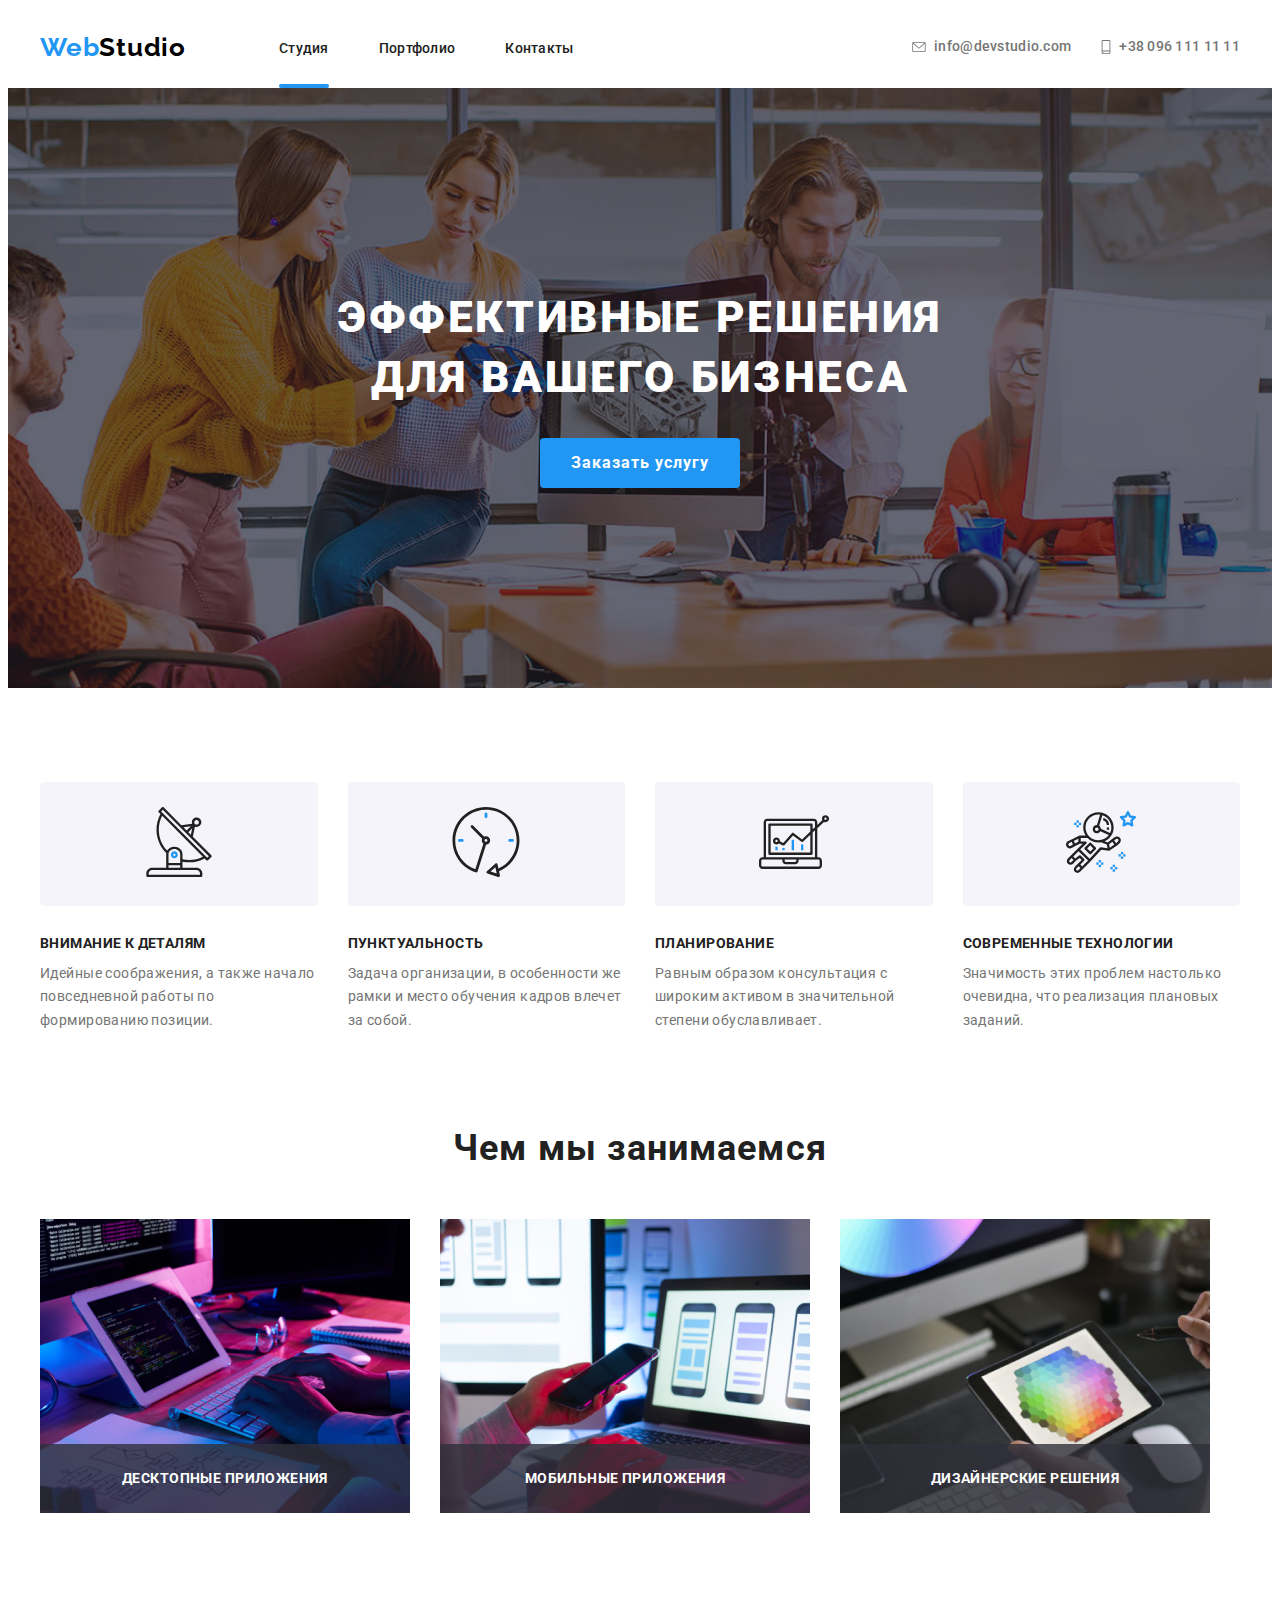
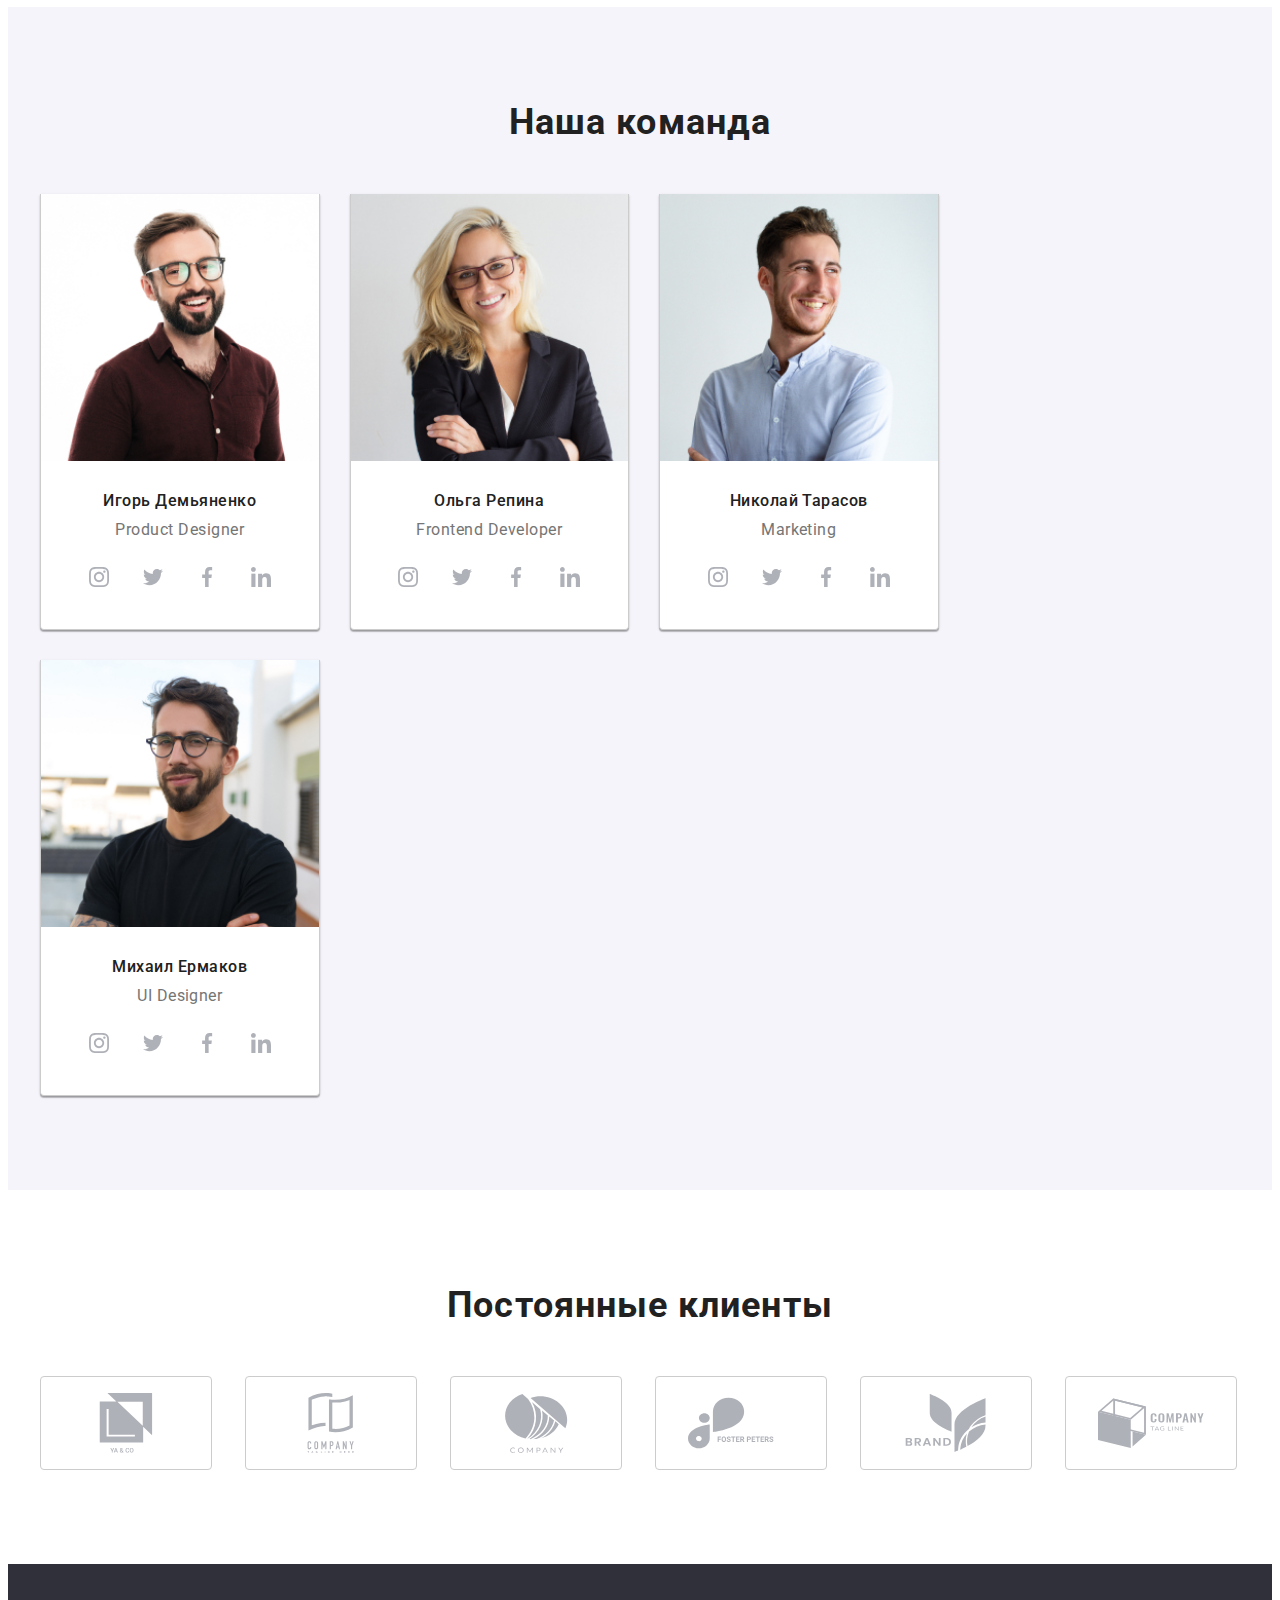
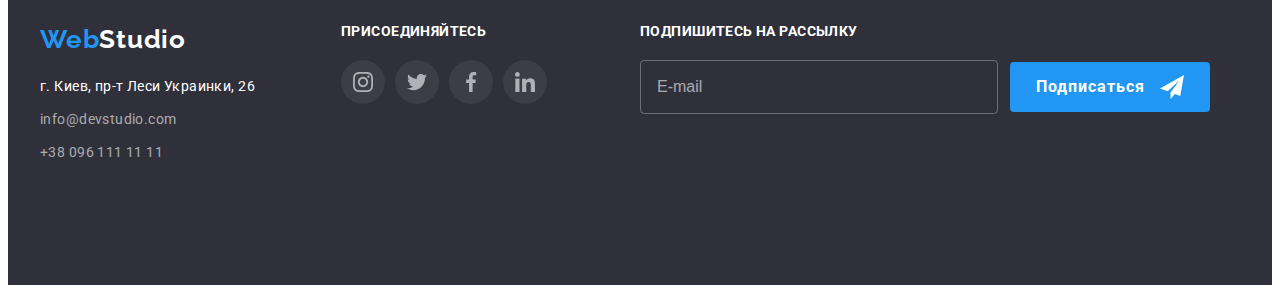
<file: index.html>
<!DOCTYPE html>
<html lang="ru">
  <head>
    <meta charset="UTF-8" />
    <meta http-equiv="X-UA-Compatible" content="IE=edge" />
    <meta name="viewport" content="width=device-width, initial-scale=1.0" />
    <title>Document</title>
    <link rel="preconnect" href="https://fonts.googleapis.com" />
    <link rel="preconnect" href="https://fonts.gstatic.com" crossorigin />
    <link
      href="https://fonts.googleapis.com/css2?family=Raleway:wght@700&family=Roboto:wght@400;500;700;900&display=swap"
      rel="stylesheet"
    />
    <link
      rel="stylesheet"
      href="https://cdnjs.cloudflare.com/ajax/libs/modern-normalize/1.1.0/modern-normalize.min.css"
      integrity="sha512-wpPYUAdjBVSE4KJnH1VR1HeZfpl1ub8YT/NKx4PuQ5NmX2tKuGu6U/JRp5y+Y8XG2tV+wKQpNHVUX03MfMFn9Q=="
      crossorigin="anonymous"
      referrerpolicy="no-referrer"
    />
    <link rel="stylesheet" href="./css/main.min.css" />
  </head>
  <body>
    <header class="header">
      <div class="container header-container">
        <a class="logo link" href="">
          <span class="logo-blue">Web</span>Studio</a
        >
        <nav class="navigation">
          <ul class="nav-list list">
            <li class="nav-list__item">
              <a class="nav-list__link link current" href="./index.html"
                >Студия</a
              >
            </li>

            <li class="nav-list__item">
              <a class="nav-list__link link" href="./portfolio.html"
                >Портфолио</a
              >
            </li>

            <li class="nav-list__item">
              <a class="nav-list__link link" href="">Контакты</a>
            </li>
          </ul>
        </nav>
        <button type="button" class="mobile-menu-btn" data-menu-open>
          <svg class="mobile-menu-btn__icon" width="40" height="40">
            <use href="./img/sprite.svg#burger-menu-icon"></use>
          </svg>
        </button>
        <ul class="contact-header list">
          <li class="contact-header__mail">
            <a
              class="contact-header__mail-number link"
              href="mailto:info@devstudio.com"
            >
              <svg
                class="contact-header__mail-icon contact-header__icon"
                width="16"
                height="12"
              >
                <use href="./img/sprite.svg#icon-mail"></use>
              </svg>
              info@devstudio.com</a
            >
          </li>
          <li>
            <a
              class="contact-header__mail-number link"
              href="tel:+380961111111"
            >
              <svg
                class="contact-header__number-icon contact-header__icon"
                width="10"
                height="16"
              >
                <use href="./img/sprite.svg#icon-smartphone"></use>
              </svg>
              +38 096 111 11 11</a
            >
          </li>
        </ul>
      </div>
      <div class="mobile-menu" data-menu>
        <div class="container mobile-menu__container">
          <button type="button" class="mobile-menu__close-btn" data-menu-close>
            <svg class="mobile-menu__close-icon" width="40" height="40">
              <use href="./img/sprite.svg#burger-close-icon"></use>
            </svg>
          </button>
          <ul class="mobile-menu__list">
            <li class="mobile-menu__item list">
              <a class="mobile-menu__link link current" href="./index.html"
                >Студия</a
              >
            </li>

            <li class="mobile-menu__item list">
              <a class="mobile-menu__link link" href="./portfolio.html"
                >Портфолио</a
              >
            </li>

            <li class="mobile-menu__item-contact list">
              <a class="mobile-menu__link link" href="">Контакты</a>
            </li>
          </ul>
          <ul class="mobile-menu__contact">
            <li class="mobile-menu__item list">
              <a href="tel:+380961111111" class="mobile-menu__number-link link"
                >+38 096 111 11 11</a
              >
            </li>
            <li class="mobile-menu__item-mail list">
              <a
                class="mobile-menu__mail-link link"
                href="mailto:info@devstudio.com"
                >info@devstudio.com</a
              >
            </li>
          </ul>
          <ul class="mobile-menu__social-list">
            <li class="mobile-menu__social-list-item list">
              <a href="" class="mobile-menu__social-list-link link"
                >Instagram</a
              >
            </li>
            <li class="mobile-menu__social-list-item list">
              <a href="" class="mobile-menu__social-list-link link">Twitter</a>
            </li>
            <li class="mobile-menu__social-list-item list">
              <a href="" class="mobile-menu__social-list-link link">Facebook</a>
            </li>
            <li class="mobile-menu__social-list-item list">
              <a href="" class="mobile-menu__social-list-link link">LinkedIn</a>
            </li>
          </ul>
        </div>
      </div>
    </header>
    <main>
      <!-- HERO -->
      <section class="hero">
        <div class="container main-title-hero">
          <h1 class="main-title">
            Эффективные решения <br />
            для вашего бизнеса
          </h1>
          <button class="modal-btn" type="button" data-modal-open>
            Заказать услугу
          </button>
        </div>
      </section>
      <!-- BENEFITS -->
      <section class="section benefits">
        <div class="container">
          <h2 class="visually-hidden">Преимущества нашей компании</h2>
          <ul class="studio-cards-parent-indent list">
            <li class="studio-spacing-between-cards benefits__cards">
              <div class="benefits__icon">
                <svg width="70" height="70">
                  <use href="./img/sprite.svg#icon-antenna"></use>
                </svg>
              </div>
              <h3 class="benefits__title">Внимание к деталям</h3>
              <p class="benefits__description">
                Идейные соображения, а также начало повседневной работы по
                формированию позиции.
              </p>
            </li>
            <li class="studio-spacing-between-cards benefits__cards">
              <div class="benefits__icon">
                <svg width="70" height="70">
                  <use href="./img/sprite.svg#icon-clock"></use>
                </svg>
              </div>
              <h3 class="benefits__title">Пунктуальность</h3>
              <p class="benefits__description">
                Задача организации, в особенности же рамки и место обучения
                кадров влечет за собой.
              </p>
            </li>
            <li class="studio-spacing-between-cards benefits__cards">
              <div class="benefits__icon">
                <svg width="70" height="70">
                  <use href="./img/sprite.svg#icon-diagram"></use>
                </svg>
              </div>
              <h3 class="benefits__title">Планирование</h3>
              <p class="benefits__description">
                Равным образом консультация с широким активом в значительной
                степени обуславливает.
              </p>
            </li>
            <li class="studio-spacing-between-cards benefits__cards">
              <div class="benefits__icon">
                <svg width="70" height="70">
                  <use href="./img/sprite.svg#icon-astronaut"></use>
                </svg>
              </div>
              <h3 class="benefits__title">Современные технологии</h3>
              <p class="benefits__description">
                Значимость этих проблем настолько очевидна, что реализация
                плановых заданий.
              </p>
            </li>
          </ul>
        </div>
      </section>
      <!-- SKILLS -->
      <section class="section skills">
        <div class="container">
          <h2 class="secondary-title">Чем мы занимаемся</h2>
          <ul class="list studio-cards-parent-indent">
            <li class="skills__card">
              <div class="skills__overlay">
                <picture>
                  <source
                    srcset="
                      ./img/skills/skills-img-1.jpg    1x,
                      ./img/skills/skills-img-1@2x.jpg 2x
                    "
                  />
                  <img src="./img/skills/skills-img-1.jpg" alt="планирование" />
                </picture>
                <p class="skills__overlay-p">Десктопные приложения</p>
              </div>
            </li>
            <li class="skills__card">
              <div class="skills__overlay">
                <picture>
                  <source
                    srcset="
                      ./img/skills/skills-img-2.jpg    1x,
                      ./img/skills/skills-img-2@2x.jpg 2x
                    "
                  />
                  <img
                    src="./img/skills/skills-img-2.jpg"
                    alt="оптимизация к телефону"
                  />
                </picture>
                <p class="skills__overlay-p">Мобильные приложения</p>
              </div>
            </li>
            <li class="skills__card">
              <div class="skills__overlay">
                <picture>
                  <source
                    srcset="
                      ./img/skills/skills-img-3.jpg    1x,
                      ./img/skills/skills-img-3@2x.jpg 2x
                    "
                  />
                  <img src="./img/skills/skills-img-3.jpg" alt="подбор цвета" />
                </picture>
                <p class="skills__overlay-p">Дизайнерские решения</p>
              </div>
            </li>
          </ul>
        </div>
      </section>
      <!-- TEAM -->
      <section class="team-section section">
        <div class="container">
          <h2 class="secondary-title">Наша команда</h2>
          <ul class="list studio-cards-parent-indent">
            <li class="studio-spacing-between-cards team-section__card">
              <picture>
                <source
                  srcset="
                    ./img/team/desktop-worker-1.jpg    1x,
                    ./img/team/desktop-worker-1@2x.jpg 2x
                  "
                  media="(min-width: 1200px)"
                />
                <source
                  srcset="
                    ./img/team/tablet-worker-1.jpg    1x,
                    ./img/team/tablet-worker-1@2x.jpg 2x
                  "
                  media="(min-width: 768px)"
                />
                <source
                  srcset="
                    ./img/team/mobile-worker-1.jpg    1x,
                    ./img/team/mobile-worker-1@2x.jpg 2x
                  "
                  media="(max-width: 767px)"
                />
                <img
                  class="team-section__card-photo"
                  src="./img/team/mobile-worker-1.jpg"
                  alt="Игорь Демьяненко"
                />
              </picture>
              <div class="team-section__cards-name">
                <h3 class="team-section__title">Игорь Демьяненко</h3>
                <p class="team-section__position">Product Designer</p>
                <ul class="social-list list">
                  <li class="social-list__item">
                    <a class="social-list__link" href="">
                      <svg class="social-list__icon" width="20" height="20">
                        <use href="./img/sprite.svg#instagram"></use>
                      </svg>
                    </a>
                  </li>
                  <li class="social-list__item">
                    <a class="social-list__link" href="">
                      <svg class="social-list__icon" width="20" height="20">
                        <use href="./img/sprite.svg#twitter"></use>
                      </svg>
                    </a>
                  </li>
                  <li class="social-list__item">
                    <a class="social-list__link" href="">
                      <svg class="social-list__icon" width="20" height="20">
                        <use href="./img/sprite.svg#facebook"></use>
                      </svg>
                    </a>
                  </li>
                  <li class="social-list__item">
                    <a class="social-list__link" href="">
                      <svg class="social-list__icon" width="20" height="20">
                        <use href="./img/sprite.svg#linkedin"></use>
                      </svg>
                    </a>
                  </li>
                </ul>
              </div>
            </li>
            <li class="studio-spacing-between-cards team-section__card">
              <picture>
                <source
                  srcset="
                    ./img/team/desktop-worker-2.jpg    1x,
                    ./img/team/desktop-worker-2@2x.jpg 2x
                  "
                  media="(min-width: 1200px)"
                />
                <source
                  srcset="
                    ./img/team/tablet-worker-2.jpg    1x,
                    ./img/team/tablet-worker-2@2x.jpg 2x
                  "
                  media="(min-width: 768px)"
                />
                <source
                  srcset="
                    ./img/team/mobile-worker-2.jpg    1x,
                    ./img/team/mobile-worker-2@2x.jpg 2x
                  "
                  media="(max-width: 767px)"
                />
                <img
                  class="team-section__card-photo"
                  src="./img/team/mobile-worker-2.jpg"
                  alt="Ольга Репина"
                />
              </picture>
              <div class="team-section__cards-name">
                <h3 class="team-section__title">Ольга Репина</h3>
                <p class="team-section__position">Frontend Developer</p>
                <ul class="social-list list">
                  <li class="social-list__item">
                    <a class="social-list__link" href="">
                      <svg class="social-list__icon" width="20" height="20">
                        <use href="./img/sprite.svg#instagram"></use>
                      </svg>
                    </a>
                  </li>
                  <li class="social-list__item">
                    <a class="social-list__link" href="">
                      <svg class="social-list__icon" width="20" height="20">
                        <use href="./img/sprite.svg#twitter"></use>
                      </svg>
                    </a>
                  </li>
                  <li class="social-list__item">
                    <a class="social-list__link" href="">
                      <svg class="social-list__icon" width="20" height="20">
                        <use href="./img/sprite.svg#facebook"></use>
                      </svg>
                    </a>
                  </li>
                  <li class="social-list__item">
                    <a class="social-list__link" href="">
                      <svg class="social-list__icon" width="20" height="20">
                        <use href="./img/sprite.svg#linkedin"></use>
                      </svg>
                    </a>
                  </li>
                </ul>
              </div>
            </li>
            <li class="studio-spacing-between-cards team-section__card">
              <picture>
                <source
                  srcset="
                    ./img/team/desktop-worker-3.jpg    1x,
                    ./img/team/desktop-worker-3@2x.jpg 2x
                  "
                  media="(min-width: 1200px)"
                />
                <source
                  srcset="
                    ./img/team/tablet-worker-3.jpg    1x,
                    ./img/team/tablet-worker-3@2x.jpg 2x
                  "
                  media="(min-width: 768px)"
                />
                <source
                  srcset="
                    ./img/team/mobile-worker-3.jpg    1x,
                    ./img/team/mobile-worker-3@2x.jpg 2x
                  "
                  media="(max-width: 767px)"
                />
                <img
                  class="team-section__card-photo"
                  src="./img/team/mobile-worker-3.jpg"
                  alt="Николай Тарасов"
                />
              </picture>
              <div class="team-section__cards-name">
                <h3 class="team-section__title">Николай Тарасов</h3>
                <p class="team-section__position">Marketing</p>
                <ul class="social-list list">
                  <li class="social-list__item">
                    <a class="social-list__link" href="">
                      <svg class="social-list__icon" width="20" height="20">
                        <use href="./img/sprite.svg#instagram"></use>
                      </svg>
                    </a>
                  </li>
                  <li class="social-list__item">
                    <a class="social-list__link" href="">
                      <svg class="social-list__icon" width="20" height="20">
                        <use href="./img/sprite.svg#twitter"></use>
                      </svg>
                    </a>
                  </li>
                  <li class="social-list__item">
                    <a class="social-list__link" href="">
                      <svg class="social-list__icon" width="20" height="20">
                        <use href="./img/sprite.svg#facebook"></use>
                      </svg>
                    </a>
                  </li>
                  <li class="social-list__item">
                    <a class="social-list__link" href="">
                      <svg class="social-list__icon" width="20" height="20">
                        <use href="./img/sprite.svg#linkedin"></use>
                      </svg>
                    </a>
                  </li>
                </ul>
              </div>
            </li>
            <li class="studio-spacing-between-cards team-section__card">
              <picture>
                <source
                  srcset="
                    ./img/team/desktop-worker-4.jpg    1x,
                    ./img/team/desktop-worker-4@2x.jpg 2x
                  "
                  media="(min-width: 1200px)"
                />
                <source
                  srcset="
                    ./img/team/tablet-worker-4.jpg    1x,
                    ./img/team/tablet-worker-4@2x.jpg 2x
                  "
                  media="(min-width: 768px)"
                />
                <source
                  srcset="
                    ./img/team/mobile-worker-4.jpg    1x,
                    ./img/team/mobile-worker-4@2x.jpg 2x
                  "
                  media="(max-width: 767px)"
                />
                <img
                  class="team-section__card-photo"
                  src="./img/team/mobile-worker-4.jpg"
                  alt="Михаил Ермаков"
                />
              </picture>
              <div class="team-section__cards-name">
                <h3 class="team-section__title">Михаил Ермаков</h3>
                <p class="team-section__position">UI Designer</p>
                <ul class="social-list list">
                  <li class="social-list__item">
                    <a class="social-list__link" href="">
                      <svg class="social-list__icon" width="20" height="20">
                        <use href="./img/sprite.svg#instagram"></use>
                      </svg>
                    </a>
                  </li>
                  <li class="social-list__item">
                    <a class="social-list__link" href="">
                      <svg class="social-list__icon" width="20" height="20">
                        <use href="./img/sprite.svg#twitter"></use>
                      </svg>
                    </a>
                  </li>
                  <li class="social-list__item">
                    <a class="social-list__link" href="">
                      <svg class="social-list__icon" width="20" height="20">
                        <use href="./img/sprite.svg#facebook"></use>
                      </svg>
                    </a>
                  </li>
                  <li class="social-list__item">
                    <a class="social-list__link" href="">
                      <svg class="social-list__icon" width="20" height="20">
                        <use href="./img/sprite.svg#linkedin"></use>
                      </svg>
                    </a>
                  </li>
                </ul>
              </div>
            </li>
          </ul>
        </div>
      </section>
      <!-- CLIENTS -->
      <section class="section">
        <div class="container">
          <h2 class="secondary-title">Постоянные клиенты</h2>
          <ul class="list clients studio-cards-parent-indent">
            <li class="studio-spacing-between-cards clients-item">
              <a href="" class="clients-link">
                <svg class="clients-icon" width="106" height="60">
                  <use href="./img/sprite.svg#icon-group-1"></use>
                </svg>
              </a>
            </li>
            <li class="studio-spacing-between-cards clients-item">
              <a href="" class="clients-link">
                <svg class="clients-icon" width="106" height="60">
                  <use href="./img/sprite.svg#icon-group-2"></use>
                </svg>
              </a>
            </li>
            <li class="studio-spacing-between-cards clients-item">
              <a href="" class="clients-link">
                <svg class="clients-icon" width="106" height="60">
                  <use href="./img/sprite.svg#icon-group-3"></use>
                </svg>
              </a>
            </li>
            <li class="studio-spacing-between-cards clients-item">
              <a href="" class="clients-link">
                <svg class="clients-icon" width="106" height="60">
                  <use href="./img/sprite.svg#icon-group-4"></use>
                </svg>
              </a>
            </li>
            <li class="studio-spacing-between-cards clients-item">
              <a href="" class="clients-link">
                <svg class="clients-icon" width="106" height="60">
                  <use href="./img/sprite.svg#icon-group-5"></use>
                </svg>
              </a>
            </li>
            <li class="studio-spacing-between-cards clients-item">
              <a href="" class="clients-link">
                <svg class="clients-icon" width="106" height="60">
                  <use href="./img/sprite.svg#icon-group-6"></use>
                </svg>
              </a>
            </li>
          </ul>
        </div>
      </section>
    </main>
    <!-- FOOTER -->
    <footer class="footer">
      <div class="container footer-adress">
        <div class="footer-adress-tablet">
          <div class="footer-adress-list">
            <a class="logo-footer link" href="">
              <span class="logo-blue">Web</span>Studio</a
            >
            <address class="element-style">
              <a
                class="link-footer link"
                href="https://www.google.com/maps/place/%D0%B1%D1%83%D0%BB.+%D0%9B%D0%B5%D1%81%D0%B8+%D0%A3%D0%BA%D1%80%D0%B0%D0%B8%D0%BD%D0%BA%D0%B8,+26,+%D0%9A%D0%B8%D0%B5%D0%B2,+02000/@50.4265807,30.5361971,17z/data=!3m1!4b1!4m5!3m4!1s0x40d4cf0e033ecbe9:0x57a4dffefec77da0!8m2!3d50.4265807!4d30.5383858"
                target="_blank"
                rel="noopener noreferrer"
                >г. Киев, пр-т Леси Украинки, 26</a
              >
              <a class="contact-footer link" href="mailto:info@devstudio.com"
                >info@devstudio.com</a
              >
              <a
                class="contact-footer link contact-footer-tel"
                href="tel:+380961111111"
                >+38 096 111 11 11</a
              >
            </address>
          </div>
          <div class="footer-list">
            <p class="footer-post">присоединяйтесь</p>
            <ul class="social-list list">
              <li class="social-list__item">
                <a class="footer-social-list-link" href="">
                  <svg class="social-list__icon" width="20" height="20">
                    <use href="./img/sprite.svg#instagram"></use>
                  </svg>
                </a>
              </li>
              <li class="social-list__item">
                <a class="footer-social-list-link" href="">
                  <svg class="social-list__icon" width="20" height="20">
                    <use href="./img/sprite.svg#twitter"></use>
                  </svg>
                </a>
              </li>
              <li class="social-list__item">
                <a class="footer-social-list-link" href="">
                  <svg class="social-list__icon" width="20" height="20">
                    <use href="./img/sprite.svg#facebook"></use>
                  </svg>
                </a>
              </li>
              <li class="social-list__item">
                <a class="footer-social-list-link" href="">
                  <svg class="social-list__icon" width="20" height="20">
                    <use href="./img/sprite.svg#linkedin"></use>
                  </svg>
                </a>
              </li>
            </ul>
          </div>
        </div>
        <div class="footer-form">
          <p class="footer-form__p">Подпишитесь на рассылку</p>
          <form class="footer-form__f">
            <input
              name="user-mail"
              class="footer-form__input"
              type="email"
              placeholder="E-mail"
            />
            <button type="submit" class="footer-form__btn modal-btn">
              Подписаться
              <svg class="footer-form__btn-icon" width="24" height="24">
                <use href="./img/sprite.svg#icon-send"></use>
              </svg>
            </button>
          </form>
        </div>
      </div>
    </footer>
    <div class="backdrop is-hidden" data-modal>
      <div class="modal">
        <button type="button" class="modal-close-btn" data-modal-close>
          <svg class="modal-close-icon" width="18" height="18">
            <use href="./img/sprite.svg#icon-close"></use>
          </svg>
        </button>
        <p class="modal-title">Оставьте свои данные, мы вам перезвоним</p>
        <form class="modal-form">
          <label class="modal-form-name">
            Имя
            <span class="modal-form-input-wrapper">
              <input name="user-name" class="modal-form-input" type="text" />
              <svg class="modal-form-icon" width="18" height="18">
                <use href="./img/sprite.svg#icon-person"></use>
              </svg>
            </span>
          </label>
          <label class="modal-form-name">
            Телефон
            <span class="modal-form-input-wrapper">
              <input name="user-phone" class="modal-form-input" type="tel" />
              <svg class="modal-form-icon" width="18" height="18">
                <use href="./img/sprite.svg#icon-phone"></use>
              </svg>
            </span>
          </label>
          <label class="modal-form-name">
            Почта
            <span class="modal-form-input-wrapper">
              <input name="user-mail" class="modal-form-input" type="email" />
              <svg class="modal-form-icon" width="18" height="18">
                <use href="./img/sprite.svg#icon-email"></use>
              </svg>
            </span>
          </label>
          <label class="modal-form-name">
            Комментарий
            <textarea
              name="user-comment"
              class="modal-form-messange"
              placeholder="Введите текст"
            ></textarea>
          </label>
          <div class="modal-form-checkbox-wrapper">
            <input
              name="accept-polisy"
              class="modal-form-checkbox visually-hidden"
              type="checkbox"
              required
              id="polisy-checkbox"
            />
            <label class="modal-form-checkbox-label" for="polisy-checkbox"
              >Соглашаюсь с рассылкой и принимаю &nbsp;
              <a class="modal-form-checkbox-link" href="">Условия договора</a>
            </label>
          </div>
          <button type="submit" class="modal-form-submit-btn modal-btn">
            Отправить
          </button>
        </form>
      </div>
    </div>
    <script src="./js/modal.js"></script>
    <script src="./js/menu.js"></script>
  </body>
</html>
</file>
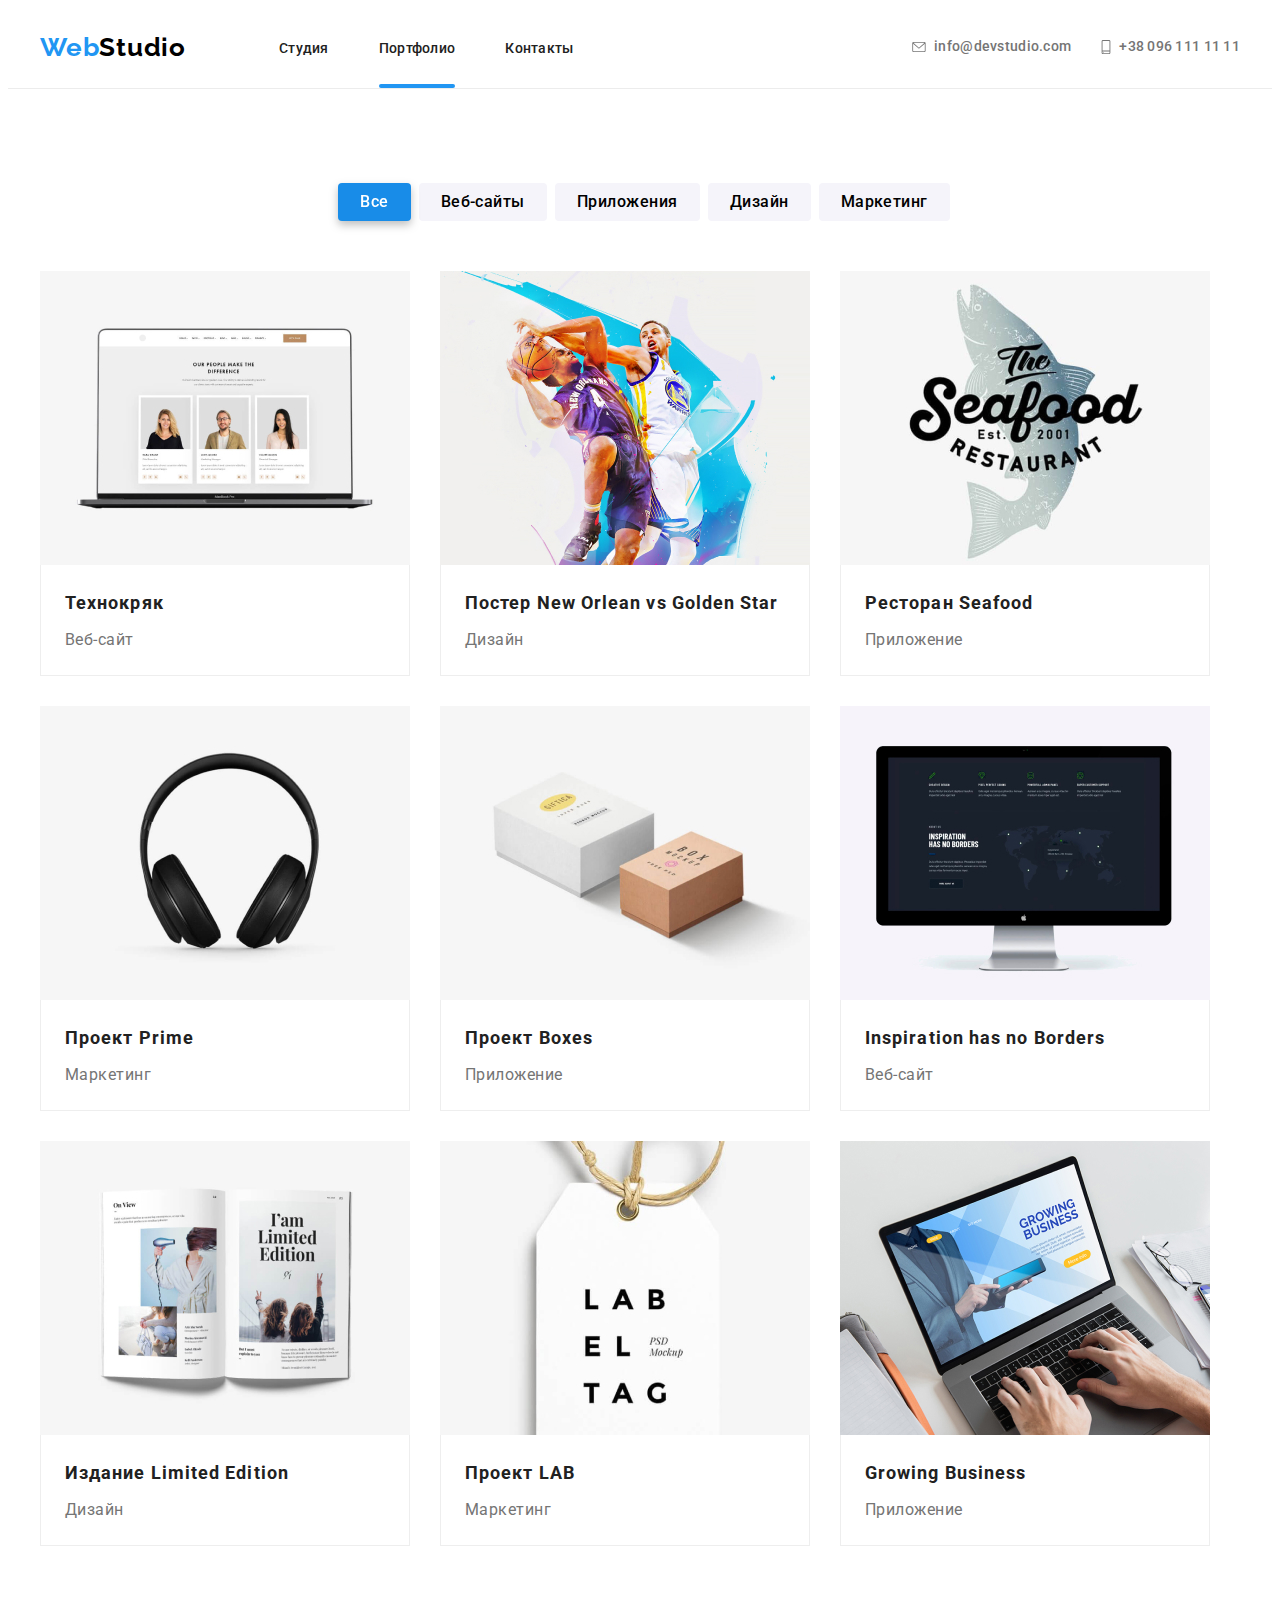
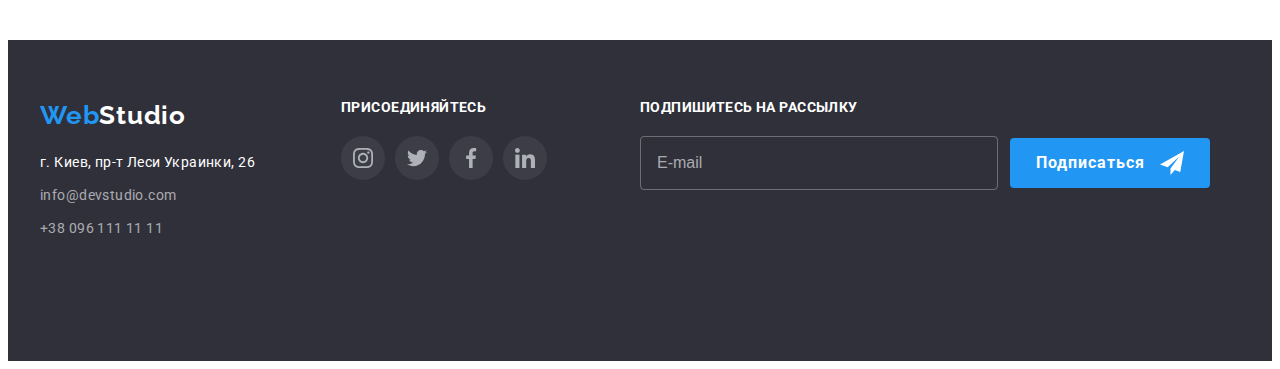
<file: portfolio.html>
<!DOCTYPE html>
<html lang="ru">
  <head>
    <meta charset="UTF-8" />
    <meta http-equiv="X-UA-Compatible" content="IE=edge" />
    <meta name="viewport" content="width=device-width, initial-scale=1.0" />
    <title>Document</title>
    <link rel="preconnect" href="https://fonts.googleapis.com" />
    <link rel="preconnect" href="https://fonts.gstatic.com" crossorigin />
    <link
      href="https://fonts.googleapis.com/css2?family=Raleway:wght@700&family=Roboto:wght@400;500;700;900&display=swap"
      rel="stylesheet"
    />
    <link
      rel="stylesheet"
      href="https://cdnjs.cloudflare.com/ajax/libs/modern-normalize/1.1.0/modern-normalize.min.css"
      integrity="sha512-wpPYUAdjBVSE4KJnH1VR1HeZfpl1ub8YT/NKx4PuQ5NmX2tKuGu6U/JRp5y+Y8XG2tV+wKQpNHVUX03MfMFn9Q=="
      crossorigin="anonymous"
      referrerpolicy="no-referrer"
    />
    <link rel="stylesheet" href="./css/main.min.css" />
  </head>

  <body>
    <header class="header header-portfolio">
      <div class="container header-container">
        <a class="logo link" href="">
          <span class="logo-blue">Web</span>Studio</a
        >
        <nav class="navigation">
          <ul class="nav-list list">
            <li class="nav-list__item">
              <a class="nav-list__link link" href="./index.html">Студия</a>
            </li>

            <li class="nav-list__item">
              <a class="nav-list__link link current" href="./portfolio.html"
                >Портфолио</a
              >
            </li>

            <li class="nav-list__item">
              <a class="nav-list__link link" href="">Контакты</a>
            </li>
          </ul>
        </nav>
        <button type="button" class="mobile-menu-btn" data-menu-open>
          <svg class="mobile-menu-btn__icon" width="40" height="40">
            <use href="./img/sprite.svg#burger-menu-icon"></use>
          </svg>
        </button>
        <ul class="contact-header list">
          <li class="contact-header__mail">
            <a
              class="contact-header__mail-number link"
              href="mailto:info@devstudio.com"
            >
              <svg
                class="contact-header__mail-icon contact-header__icon"
                width="16"
                height="12"
              >
                <use href="./img/sprite.svg#icon-mail"></use>
              </svg>
              info@devstudio.com</a
            >
          </li>
          <li>
            <a
              class="contact-header__mail-number link"
              href="tel:+380961111111"
            >
              <svg
                class="contact-header__number-icon contact-header__icon"
                width="10"
                height="16"
              >
                <use href="./img/sprite.svg#icon-smartphone"></use>
              </svg>
              +38 096 111 11 11</a
            >
          </li>
        </ul>
      </div>
      <div class="mobile-menu" data-menu>
        <div class="container mobile-menu__container">
          <button type="button" class="mobile-menu__close-btn" data-menu-close>
            <svg class="mobile-menu__close-icon" width="40" height="40">
              <use href="./img/sprite.svg#burger-close-icon"></use>
            </svg>
          </button>
          <ul class="mobile-menu__list">
            <li class="mobile-menu__item list">
              <a class="mobile-menu__link link" href="./index.html">Студия</a>
            </li>

            <li class="mobile-menu__item list">
              <a class="mobile-menu__link link current" href="./portfolio.html"
                >Портфолио</a
              >
            </li>

            <li class="mobile-menu__item-contact list">
              <a class="mobile-menu__link link" href="">Контакты</a>
            </li>
          </ul>
          <ul class="mobile-menu__contact">
            <li class="mobile-menu__item list">
              <a href="tel:+380961111111" class="mobile-menu__number-link link"
                >+38 096 111 11 11</a
              >
            </li>
            <li class="mobile-menu__item-mail list">
              <a
                class="mobile-menu__mail-link link"
                href="mailto:info@devstudio.com"
                >info@devstudio.com</a
              >
            </li>
          </ul>
          <ul class="mobile-menu__social-list">
            <li class="mobile-menu__social-list-item list">
              <a href="" class="mobile-menu__social-list-link link"
                >Instagram</a
              >
            </li>
            <li class="mobile-menu__social-list-item list">
              <a href="" class="mobile-menu__social-list-link link">Twitter</a>
            </li>
            <li class="mobile-menu__social-list-item list">
              <a href="" class="mobile-menu__social-list-link link">Facebook</a>
            </li>
            <li class="mobile-menu__social-list-item list">
              <a href="" class="mobile-menu__social-list-link link">LinkedIn</a>
            </li>
          </ul>
        </div>
      </div>
    </header>
    <main>
      <section class="section">
        <div class="container container-filter-btn">
          <h1 class="visually-hidden">Портфолио</h1>

          <ul class="list filter">
            <li class="filter-item">
              <button class="filter-btn current-btn" type="button">Все</button>
            </li>
            <li class="filter-item">
              <button class="filter-btn" type="button">Веб-сайты</button>
            </li>
            <li class="filter-item">
              <button class="filter-btn" type="button">Приложения</button>
            </li>
            <li class="filter-item">
              <button class="filter-btn" type="button">Дизайн</button>
            </li>
            <li class="filter-item">
              <button class="filter-btn" type="button">Маркетинг</button>
            </li>
          </ul>

          <ul class="list portfolio-cards-indent portfolio-list">
            <li
              class="list-item spacing-between-cards spacing-between-cards-portfolio"
            >
              <a class="cards-portfolio-link link" href="">
                <div class="overlay-cards">
                  <picture>
                    <source
                      srcset="
                        ./img/portfolio/desktop-img-1.jpg    1x,
                        ./img/portfolio/desktop-img-1@2x.jpg 2x
                      "
                      media="(min-width: 1200px)"
                    />
                    <source
                      srcset="
                        ./img/portfolio/tablet-img-1.jpg    1x,
                        ./img/portfolio/tablet-img-1@2x.jpg 2x
                      "
                      media="(min-width: 768px)"
                    />
                    <source
                      srcset="
                        ./img/portfolio/mobile-img-1.jpg    1x,
                        ./img/portfolio/mobile-img-1@2x.jpg 2x
                      "
                      media="(max-width: 767px)"
                    />
                    <img src="./img/portfolio/mobile-img-1.jpg" alt="Сайт" />
                  </picture>
                  <p class="overlay-portfolio">
                    Ресурс предлагает комплексные предложения с разным уровнем
                    функционала и сервисов. Все это позволит посетителю получить
                    исчерпывающие сведения о компании или частном лице.
                  </p>
                </div>
                <div class="portfolio-cards-name">
                  <h2 class="list-item-h">Технокряк</h2>
                  <p class="list-item-p">Веб-сайт</p>
                </div>
              </a>
            </li>
            <li
              class="list-item spacing-between-cards spacing-between-cards-portfolio"
            >
              <a class="cards-portfolio-link link" href="">
                <div class="overlay-cards">
                  <picture>
                    <source
                      srcset="
                        ./img/portfolio/desktop-img-2.jpg    1x,
                        ./img/portfolio/desktop-img-2@2x.jpg 2x
                      "
                      media="(min-width: 1200px)"
                    />
                    <source
                      srcset="
                        ./img/portfolio/tablet-img-2.jpg    1x,
                        ./img/portfolio/tablet-img-2@2x.jpg 2x
                      "
                      media="(min-width: 768px)"
                    />
                    <source
                      srcset="
                        ./img/portfolio/mobile-img-2.jpg    1x,
                        ./img/portfolio/mobile-img-2@2x.jpg 2x
                      "
                      media="(max-width: 767px)"
                    />
                    <img
                      src="./img/portfolio/mobile-img-2.jpg"
                      alt="Постер баскетбол"
                    />
                  </picture>
                  <p class="overlay-portfolio">
                    Ресурс предлагает комплексные предложения с разным уровнем
                    функционала и сервисов. Все это позволит посетителю получить
                    исчерпывающие сведения о компании или частном лице.
                  </p>
                </div>
                <div class="portfolio-cards-name">
                  <h2 class="list-item-h">Постер New Orlean vs Golden Star</h2>
                  <p class="list-item-p">Дизайн</p>
                </div>
              </a>
            </li>
            <li
              class="list-item spacing-between-cards spacing-between-cards-portfolio"
            >
              <a class="cards-portfolio-link link" href="">
                <div class="overlay-cards">
                  <picture>
                    <source
                      srcset="
                        ./img/portfolio/desktop-img-3.jpg    1x,
                        ./img/portfolio/desktop-img-3@2x.jpg 2x
                      "
                      media="(min-width: 1200px)"
                    />
                    <source
                      srcset="
                        ./img/portfolio/tablet-img-3.jpg    1x,
                        ./img/portfolio/tablet-img-3@2x.jpg 2x
                      "
                      media="(min-width: 768px)"
                    />
                    <source
                      srcset="
                        ./img/portfolio/mobile-img-3.jpg    1x,
                        ./img/portfolio/mobile-img-3@2x.jpg 2x
                      "
                      media="(max-width: 767px)"
                    />
                    <img
                      src="./img/portfolio/mobile-img-3.jpg"
                      alt="Лого ресторана"
                    />
                  </picture>
                  <p class="overlay-portfolio">
                    Ресурс предлагает комплексные предложения с разным уровнем
                    функционала и сервисов. Все это позволит посетителю получить
                    исчерпывающие сведения о компании или частном лице.
                  </p>
                </div>
                <div class="portfolio-cards-name">
                  <h2 class="list-item-h">Ресторан Seafood</h2>
                  <p class="list-item-p">Приложение</p>
                </div>
              </a>
            </li>
            <li
              class="list-item spacing-between-cards spacing-between-cards-portfolio"
            >
              <a class="cards-portfolio-link link" href="">
                <div class="overlay-cards">
                  <picture>
                    <source
                      srcset="
                        ./img/portfolio/desktop-img-4.jpg    1x,
                        ./img/portfolio/desktop-img-4@2x.jpg 2x
                      "
                      media="(min-width: 1200px)"
                    />
                    <source
                      srcset="
                        ./img/portfolio/tablet-img-4.jpg    1x,
                        ./img/portfolio/tablet-img-4@2x.jpg 2x
                      "
                      media="(min-width: 768px)"
                    />
                    <source
                      srcset="
                        ./img/portfolio/mobile-img-4.jpg    1x,
                        ./img/portfolio/mobile-img-4@2x.jpg 2x
                      "
                      media="(max-width: 767px)"
                    />
                    <img
                      src="./img/portfolio/mobile-img-4.jpg"
                      alt="Наушники"
                    />
                  </picture>
                  <p class="overlay-portfolio">
                    Ресурс предлагает комплексные предложения с разным уровнем
                    функционала и сервисов. Все это позволит посетителю получить
                    исчерпывающие сведения о компании или частном лице.
                  </p>
                </div>
                <div class="portfolio-cards-name">
                  <h2 class="list-item-h">Проект Prime</h2>
                  <p class="list-item-p">Маркетинг</p>
                </div>
              </a>
            </li>
            <li
              class="list-item spacing-between-cards spacing-between-cards-portfolio"
            >
              <a class="cards-portfolio-link link" href="">
                <div class="overlay-cards">
                  <picture>
                    <source
                      srcset="
                        ./img/portfolio/desktop-img-5.jpg    1x,
                        ./img/portfolio/desktop-img-5@2x.jpg 2x
                      "
                      media="(min-width: 1200px)"
                    />
                    <source
                      srcset="
                        ./img/portfolio/tablet-img-5.jpg    1x,
                        ./img/portfolio/tablet-img-5@2x.jpg 2x
                      "
                      media="(min-width: 768px)"
                    />
                    <source
                      srcset="
                        ./img/portfolio/mobile-img-5.jpg    1x,
                        ./img/portfolio/mobile-img-5@2x.jpg 2x
                      "
                      media="(max-width: 767px)"
                    />
                    <img src="./img/portfolio/mobile-img-5.jpg" alt="Коробки" />
                  </picture>
                  <p class="overlay-portfolio">
                    Ресурс предлагает комплексные предложения с разным уровнем
                    функционала и сервисов. Все это позволит посетителю получить
                    исчерпывающие сведения о компании или частном лице.
                  </p>
                </div>
                <div class="portfolio-cards-name">
                  <h2 class="list-item-h">Проект Boxes</h2>
                  <p class="list-item-p">Приложение</p>
                </div>
              </a>
            </li>
            <li
              class="list-item spacing-between-cards spacing-between-cards-portfolio"
            >
              <a class="cards-portfolio-link link" href="">
                <div class="overlay-cards">
                  <picture>
                    <source
                      srcset="
                        ./img/portfolio/desktop-img-6.jpg    1x,
                        ./img/portfolio/desktop-img-6@2x.jpg 2x
                      "
                      media="(min-width: 1200px)"
                    />
                    <source
                      srcset="
                        ./img/portfolio/tablet-img-6.jpg    1x,
                        ./img/portfolio/tablet-img-6@2x.jpg 2x
                      "
                      media="(min-width: 768px)"
                    />
                    <source
                      srcset="
                        ./img/portfolio/mobile-img-6.jpg    1x,
                        ./img/portfolio/mobile-img-6@2x.jpg 2x
                      "
                      media="(max-width: 767px)"
                    />
                    <img src="./img/portfolio/mobile-img-6.jpg" alt="Сайт" />
                  </picture>
                  <p class="overlay-portfolio">
                    Ресурс предлагает комплексные предложения с разным уровнем
                    функционала и сервисов. Все это позволит посетителю получить
                    исчерпывающие сведения о компании или частном лице.
                  </p>
                </div>
                <div class="portfolio-cards-name">
                  <h2 class="list-item-h">Inspiration has no Borders</h2>
                  <p class="list-item-p">Веб-сайт</p>
                </div>
              </a>
            </li>
            <li
              class="list-item spacing-between-cards spacing-between-cards-portfolio"
            >
              <a class="cards-portfolio-link link" href="">
                <div class="overlay-cards">
                  <picture>
                    <source
                      srcset="
                        ./img/portfolio/desktop-img-7.jpg    1x,
                        ./img/portfolio/desktop-img-7@2x.jpg 2x
                      "
                      media="(min-width: 1200px)"
                    />
                    <source
                      srcset="
                        ./img/portfolio/tablet-img-7.jpg    1x,
                        ./img/portfolio/tablet-img-7@2x.jpg 2x
                      "
                      media="(min-width: 768px)"
                    />
                    <source
                      srcset="
                        ./img/portfolio/mobile-img-7.jpg    1x,
                        ./img/portfolio/mobile-img-7@2x.jpg 2x
                      "
                      media="(max-width: 767px)"
                    />
                    <img src="./img/portfolio/mobile-img-7.jpg" alt="Книга" />
                  </picture>
                  <p class="overlay-portfolio">
                    Ресурс предлагает комплексные предложения с разным уровнем
                    функционала и сервисов. Все это позволит посетителю получить
                    исчерпывающие сведения о компании или частном лице.
                  </p>
                </div>
                <div class="portfolio-cards-name">
                  <h2 class="list-item-h">Издание Limited Edition</h2>
                  <p class="list-item-p">Дизайн</p>
                </div>
              </a>
            </li>
            <li
              class="list-item spacing-between-cards spacing-between-cards-portfolio"
            >
              <a class="cards-portfolio-link link" href="">
                <div class="overlay-cards">
                  <picture>
                    <source
                      srcset="
                        ./img/portfolio/desktop-img-8.jpg    1x,
                        ./img/portfolio/desktop-img-8@2x.jpg 2x
                      "
                      media="(min-width: 1200px)"
                    />
                    <source
                      srcset="
                        ./img/portfolio/tablet-img-8.jpg    1x,
                        ./img/portfolio/tablet-img-8@2x.jpg 2x
                      "
                      media="(min-width: 768px)"
                    />
                    <source
                      srcset="
                        ./img/portfolio/mobile-img-8.jpg    1x,
                        ./img/portfolio/mobile-img-8@2x.jpg 2x
                      "
                      media="(max-width: 767px)"
                    />
                    <img src="./img/portfolio/mobile-img-8.jpg" alt="Бирка" />
                  </picture>
                  <p class="overlay-portfolio">
                    Ресурс предлагает комплексные предложения с разным уровнем
                    функционала и сервисов. Все это позволит посетителю получить
                    исчерпывающие сведения о компании или частном лице.
                  </p>
                </div>
                <div class="portfolio-cards-name">
                  <h2 class="list-item-h">Проект LAB</h2>
                  <p class="list-item-p">Маркетинг</p>
                </div>
              </a>
            </li>
            <li
              class="list-item spacing-between-cards spacing-between-cards-portfolio"
            >
              <a class="cards-portfolio-link link" href="">
                <div class="overlay-cards">
                  <picture>
                    <source
                      srcset="
                        ./img/portfolio/desktop-img-9.jpg    1x,
                        ./img/portfolio/desktop-img-9@2x.jpg 2x
                      "
                      media="(min-width: 1200px)"
                    />
                    <source
                      srcset="
                        ./img/portfolio/tablet-img-9.jpg    1x,
                        ./img/portfolio/tablet-img-9@2x.jpg 2x
                      "
                      media="(min-width: 768px)"
                    />
                    <source
                      srcset="
                        ./img/portfolio/mobile-img-9.jpg    1x,
                        ./img/portfolio/mobile-img-9@2x.jpg 2x
                      "
                      media="(max-width: 767px)"
                    />
                    <img
                      src="./img/portfolio/mobile-img-9.jpg"
                      alt="Человек за ноутбуком"
                    />
                  </picture>
                  <p class="overlay-portfolio">
                    Ресурс предлагает комплексные предложения с разным уровнем
                    функционала и сервисов. Все это позволит посетителю получить
                    исчерпывающие сведения о компании или частном лице.
                  </p>
                </div>

                <div class="portfolio-cards-name">
                  <h2 class="list-item-h">Growing Business</h2>
                  <p class="list-item-p">Приложение</p>
                </div>
              </a>
            </li>
          </ul>
        </div>
      </section>
    </main>
    <footer class="footer">
      <div class="container footer-adress">
        <div class="footer-adress-tablet">
          <div class="footer-adress-list">
            <a class="logo-footer link" href="">
              <span class="logo-blue">Web</span>Studio</a
            >
            <address class="element-style">
              <a
                class="link-footer link"
                href="https://www.google.com/maps/place/%D0%B1%D1%83%D0%BB.+%D0%9B%D0%B5%D1%81%D0%B8+%D0%A3%D0%BA%D1%80%D0%B0%D0%B8%D0%BD%D0%BA%D0%B8,+26,+%D0%9A%D0%B8%D0%B5%D0%B2,+02000/@50.4265807,30.5361971,17z/data=!3m1!4b1!4m5!3m4!1s0x40d4cf0e033ecbe9:0x57a4dffefec77da0!8m2!3d50.4265807!4d30.5383858"
                target="_blank"
                rel="noopener noreferrer"
                >г. Киев, пр-т Леси Украинки, 26</a
              >
              <a class="contact-footer link" href="mailto:info@devstudio.com"
                >info@devstudio.com</a
              >
              <a
                class="contact-footer link contact-footer-tel"
                href="tel:+380961111111"
                >+38 096 111 11 11</a
              >
            </address>
          </div>
          <div class="footer-list">
            <p class="footer-post">присоединяйтесь</p>
            <ul class="social-list list">
              <li class="social-list__item">
                <a class="footer-social-list-link" href="">
                  <svg class="social-list__icon" width="20" height="20">
                    <use href="./img/sprite.svg#instagram"></use>
                  </svg>
                </a>
              </li>
              <li class="social-list__item">
                <a class="footer-social-list-link" href="">
                  <svg class="social-list__icon" width="20" height="20">
                    <use href="./img/sprite.svg#twitter"></use>
                  </svg>
                </a>
              </li>
              <li class="social-list__item">
                <a class="footer-social-list-link" href="">
                  <svg class="social-list__icon" width="20" height="20">
                    <use href="./img/sprite.svg#facebook"></use>
                  </svg>
                </a>
              </li>
              <li class="social-list__item">
                <a class="footer-social-list-link" href="">
                  <svg class="social-list__icon" width="20" height="20">
                    <use href="./img/sprite.svg#linkedin"></use>
                  </svg>
                </a>
              </li>
            </ul>
          </div>
        </div>
        <div class="footer-form">
          <p class="footer-form__p">Подпишитесь на рассылку</p>
          <form class="footer-form__f">
            <input
              name="user-mail"
              class="footer-form__input"
              type="email"
              placeholder="E-mail"
            />
            <button type="submit" class="footer-form__btn modal-btn">
              Подписаться
              <svg class="footer-form__btn-icon" width="24" height="24">
                <use href="./img/sprite.svg#icon-send"></use>
              </svg>
            </button>
          </form>
        </div>
      </div>
    </footer>
    <script src="./js/menu.js"></script>
  </body>
</html>
</file>
<file: css/main.min.css>
:root{--accent-color: #2196f3;--primary-text-color: #212121;--secondary-text-color: #757575;--hero-collor: #ffffff;--logo-footer-collor: #ffffff}.visually-hidden{position:absolute;width:1px;height:1px;margin:-1px;padding:0;overflow:hidden;border:0;clip:rect(0 0 0 0)}body{font-family:"Roboto", sans-serif;color:var(--primary-text-color)}h1,h2,h3,h4,h5,h6,p{margin-top:0;margin-bottom:0}ul{margin-top:0;margin-bottom:0;padding-left:0}img{display:block;max-width:100%;height:auto}.list{list-style:none}.link{text-decoration:none}.section{padding-bottom:60px;padding-top:60px}@media screen and (min-width: 1200px){.section{padding-bottom:94px;padding-top:94px}}.container{padding-left:15px;padding-right:15px}@media screen and (min-width: 480px){.container{width:480px;margin-left:auto;margin-right:auto}}@media screen and (min-width: 768px){.container{width:768px}}@media screen and (min-width: 1200px){.container{width:1200px}}.mobile-menu-btn__icon{fill:#000000}.modal-btn{min-width:200px;min-height:50px;padding:8px 30px;font-family:inherit;font-weight:bold;font-size:16px;line-height:1.88;align-items:center;text-align:center;letter-spacing:0.06em;color:var(--hero-collor);background:var(--accent-color);cursor:pointer;border-radius:4px;border:none;transition:background-color 250ms cubic-bezier(0.4, 0, 0.2, 1),color 250ms cubic-bezier(0.4, 0, 0.2, 1)}.modal-btn:hover,.modal-btn:focus{background:#188ce8}.social-list{display:flex;align-items:center;justify-content:center}.social-list__item:not(:last-child){margin-right:10px}.social-list__icon{fill:#afb1b8}.social-list__link{display:flex;align-items:center;justify-content:center;width:44px;height:44px}@media screen and (min-width: 1200px){.social-list__link{border-radius:50%;transition:background-color 250ms cubic-bezier(0.4, 0, 0.2, 1)}.social-list__link:hover,.social-list__link:focus{background-color:var(--accent-color)}.social-list__icon{fill:#afb1b8;transition:fill 250ms cubic-bezier(0.4, 0, 0.2, 1)}.social-list__link:hover .social-list__icon,.social-list__link:focus .social-list__icon{fill:#ffffff}.footer-social-list-link:hover .social-list__icon,.footer-social-list-link:focus .social-list__icon{fill:#ffffff}}.main-title{font-weight:900;font-size:26px;line-height:1.61;text-align:center;letter-spacing:0.06em;text-transform:uppercase;color:var(--hero-collor);margin-bottom:30px}.main-title-hero{width:100%;padding:0;text-align:center}@media screen and (min-width: 1200px){.main-title{font-size:44px;line-height:1.36}}.benefits__description{font-size:14px;line-height:1.71;letter-spacing:0.03em;color:var(--secondary-text-color)}.secondary-title{font-weight:700;font-size:28px;line-height:1.18;text-align:center;letter-spacing:0.03em;margin-bottom:30px}@media screen and (min-width: 1200px){.secondary-title{font-size:36px;line-height:1.17;margin-bottom:50px}}.logo{font-family:"Raleway", sans-serif;font-weight:bold;font-size:24px;line-height:1.17;letter-spacing:0.03em;color:#000000}.logo-blue{color:var(--accent-color)}@media screen and (min-width: 768px){.logo{margin-right:88px}}@media screen and (min-width: 1200px){.logo{font-size:26px;line-height:1.19;margin-right:93px}}.header{position:relative;padding-top:16px;padding-bottom:16px}.header-portfolio{border-bottom:1px solid #ECECEC}.header-container{display:flex;justify-content:space-between;align-items:center}@media screen and (max-width: 767px){.nav-list{display:none}.contact-header{display:none}.mobile-menu.is-open{opacity:1;visibility:visible;pointer-events:auto}.mobile-menu{position:fixed;top:0;left:0;width:100vw;height:100vh;overflow:auto;background-color:#FFFFFF;opacity:0;visibility:hidden;pointer-events:none;transition:opacity 250ms cubic-bezier(0.4, 0, 0.2, 1),visibility 250ms cubic-bezier(0.4, 0, 0.2, 1);z-index:1}.mobile-menu__container{position:relative;padding:48px 40px}.mobile-menu-btn{background-color:transparent;border:none;padding:0;line-height:0;cursor:pointer;top:10px;right:15px}.mobile-menu-btn__icon{transition:fill 250ms cubic-bezier(0.4, 0, 0.2, 1)}.mobile-menu-btn__icon:hover{fill:var(--accent-color)}.mobile-menu__close-btn{position:absolute;background-color:transparent;border:none;padding:0;line-height:0;cursor:pointer;top:10px;right:15px}.mobile-menu__close-icon{transition:fill 250ms cubic-bezier(0.4, 0, 0.2, 1)}.mobile-menu__close-icon:hover{fill:var(--accent-color)}.mobile-menu__link{position:relative;font-weight:500;font-size:40px;line-height:1.17;letter-spacing:0.02em;color:inherit;transition:color 250ms cubic-bezier(0.4, 0, 0.2, 1)}.mobile-menu__link:hover,.mobile-menu__link:focus{color:var(--accent-color)}.mobile-menu .mobile-menu__link.current{color:var(--accent-color)}.mobile-menu__item{padding-bottom:32px}.mobile-menu__item-contact{padding-bottom:302px}.mobile-menu__number-link{font-weight:500;font-size:34px;line-height:1.18;letter-spacing:0.02em;color:var(--accent-color)}.mobile-menu__item-mail{padding-bottom:64px}.mobile-menu__mail-link{font-weight:500;font-size:24px;line-height:1.17;letter-spacing:0.02em;color:#757575}.mobile-menu__social-list-link{font-weight:500;font-size:18px;line-height:1.22;letter-spacing:0.02em;color:var(--accent-color)}.mobile-menu__social-list{display:flex}.mobile-menu__social-list-item:not(:last-child){border-right:1px solid rgba(33,33,33,0.2);margin-right:10px;padding-right:10px}}@media screen and (min-width: 768px){.header{padding-bottom:21px;padding-top:21px}.header-container{justify-content:center;align-items:center}.mobile-menu-btn{display:none}.mobile-menu{display:none}.nav-list{display:flex;align-items:center}.nav-list__item:not(:last-child){margin-right:50px}.nav-list__link{position:relative;font-weight:500;font-size:14px;line-height:1.14;letter-spacing:0.02em;color:inherit;transition:color 250ms cubic-bezier(0.4, 0, 0.2, 1)}.nav-list__link:hover,.nav-list__link:focus{color:var(--accent-color)}.current::after{content:"";position:absolute;background:var(--accent-color);border-radius:2px;height:4px;width:100%;bottom:-32px;left:0px}.contact-header__mail-number{font-weight:500;font-size:12px;line-height:1.17;letter-spacing:0.02em;color:var(--secondary-text-color);display:flex;align-items:center;transition:color 250ms cubic-bezier(0.4, 0, 0.2, 1)}.contact-header__mail-number:hover,.contact-header__mail-number:focus{color:var(--accent-color)}.contact-header__mail-number:hover .contact-header__mail-icon{fill:var(--accent-color)}.contact-header__mail-number:hover .contact-header__number-icon{fill:var(--accent-color)}.contact-header__mail-icon{width:14px;height:10px}.contact-header__number-icon{width:10px;height:14px}.contact-header__icon{margin-right:8px;fill:#757575;justify-content:center;align-items:center;transition:fill 250ms cubic-bezier(0.4, 0, 0.2, 1)}.contact-header{margin-left:auto}.contact-header__mail{margin-bottom:10px}}@media screen and (min-width: 1200px){.header{padding-top:24px;padding-bottom:25px}.contact-header{display:flex;align-items:center;margin-right:0}.contact-header__mail{margin-right:30px;margin-bottom:0}.contact-header__mail-number{font-size:14px;line-height:1.14}}.hero{padding:118px 0;background-image:linear-gradient(rgba(47,48,58,0.4), rgba(47,48,58,0.4)),url(../img/hero/mobile-hero-img.png);background-color:#c4c4c4;background-size:cover;background-position:center;margin-left:auto;margin-right:auto;width:100%}@media (min-device-pixel-ratio: 2), (min-resolution: 192dpi), (min-resolution: 2dppx){.hero{background-image:url(../img/hero/mobile-hero-img@2x.png)}}@media screen and (min-width: 768px){.hero{padding:118px 0;background-image:linear-gradient(rgba(47,48,58,0.4), rgba(47,48,58,0.4)),url(../img/hero/tablet-hero-img.png)}}@media screen and (min-width: 768px) and (min-device-pixel-ratio: 2), screen and (min-width: 768px) and (min-resolution: 192dpi), screen and (min-width: 768px) and (min-resolution: 2dppx){.hero{background-image:url(../img/hero/tablet-hero-img@2x.png)}}@media screen and (min-width: 1200px){.hero{max-width:1600px;padding:200px 0;background-image:linear-gradient(rgba(47,48,58,0.4), rgba(47,48,58,0.4)),url(../img/hero/desktop-hero-img.png)}}@media screen and (min-width: 1200px) and (min-device-pixel-ratio: 2), screen and (min-width: 1200px) and (min-resolution: 192dpi), screen and (min-width: 1200px) and (min-resolution: 2dppx){.hero{background-image:url(../img/hero/desktop-hero-img@2x.png)}}.benefits{padding-bottom:60px}.benefits__icon{text-align:center;background-color:#f5f4fa;margin-bottom:30px;padding:25px}.benefits__title{font-weight:700;font-size:14px;line-height:1.14;letter-spacing:0.03em;text-transform:uppercase;margin-bottom:10px}.benefits__cards{padding-bottom:30px}@media screen and (max-width: 767px){.benefits__title{text-align:center}}@media screen and (min-width: 768px){.studio-cards-parent-indent{display:flex;flex-wrap:wrap;margin-top:-30px;margin-left:-30px}.studio-spacing-between-cards{margin-left:30px;margin-top:30px;flex-basis:calc((100% - 60px) / 2);padding-bottom:0}.benefits__icon{border-radius:4px}}@media screen and (min-width: 1200px){.studio-spacing-between-cards{flex-basis:calc((100% - 120px) / 4)}.benefits{padding-bottom:0px}}.skills{display:none}@media screen and (min-width: 1200px){.skills{display:block}.skills__card{flex-basis:calc((100% - 3 * 30) / 3);margin-top:30px;margin-left:30px}.skills__overlay{position:relative;max-width:370px}.skills__overlay-p{position:absolute;font-weight:bold;font-size:14px;line-height:1.14;letter-spacing:0.03em;text-transform:uppercase;color:#ffffff;background:rgba(47,48,58,0.8);padding-top:27px;padding-bottom:27px;width:100%;text-align:center;bottom:0px}}.team-section{background:#f5f4fa}.team-section__title{font-weight:500;font-size:16px;line-height:1.19;text-align:center;letter-spacing:0.03em;margin-bottom:10px}.team-section__position{font-weight:400;font-size:16px;line-height:1.19;text-align:center;letter-spacing:0.03em;color:var(--secondary-text-color);margin-bottom:16px}.team-section__card{border:1px solid #ccc;border-top:none;box-shadow:0px 1px 3px rgba(0,0,0,0.12),0px 1px 1px rgba(0,0,0,0.14),0px 2px 1px rgba(0,0,0,0.2);border-radius:0px 0px 4px 4px;background-color:#ffffff}.team-section__card:not(:last-child){margin-bottom:30px}.team-section__cards-name{padding-top:30px;padding-bottom:24px}@media screen and (min-width: 768px){.team-section__card:nth-last-child(-n+2){margin-bottom:0}}@media screen and (min-width: 1200px){.team-section__card:not(:last-child){margin-bottom:0}.team-section__card-photo{width:100%}.team-section__card{flex-basis:calc((100% - 4 * 30) / 4)}.team-section__cards-name{padding-top:30px;padding-bottom:30px}}.clients{display:flex;flex-wrap:wrap;margin-left:-30px;margin-top:-30px}.clients-item{flex-basis:calc((100% - 60px) / 2);margin-left:30px;margin-top:30px}.clients-link{display:flex;align-items:center;justify-content:center;max-width:210px;height:92px;border:1px solid #ccc;border-radius:4px;transition:border 250ms cubic-bezier(0.4, 0, 0.2, 1)}.clients-link:hover,.clients-link:focus{border:1px solid var(--accent-color)}.clients-icon{fill:#afb1b8;transition:fill 250ms cubic-bezier(0.4, 0, 0.2, 1)}.clients-link:hover .clients-icon,.clients-link:focus .clients-icon{fill:var(--accent-color)}@media screen and (min-width: 768px){.clients-item{flex-basis:calc((100% - 90px) / 3)}.clients-link{width:226px}}@media screen and (min-width: 1200px){.clients{justify-content:space-between;flex-wrap:nowrap}.clients-link{width:170px}}.logo-footer{font-family:"Raleway", sans-serif;font-weight:bold;font-size:24px;line-height:1.17;letter-spacing:0.03em;color:#ffffff;display:block;margin-bottom:20px;text-align:center}.footer{background:#2f303a;padding:60px 0}.element-style{font-style:normal;display:flex;flex-direction:column;justify-content:center;align-items:center;margin-bottom:60px;font-size:14px;line-height:1.71;letter-spacing:0.03em}.link-footer{color:#ffffff;margin-bottom:8px}.contact-footer{color:rgba(255,255,255,0.6);margin-bottom:8px}.contact-footer-tel{margin-bottom:0}.footer-post{font-weight:bold;font-size:14px;line-height:1.14;letter-spacing:0.03em;text-transform:uppercase;margin-bottom:20px;color:#ffffff;text-align:center}.footer-social-list-link{display:flex;align-items:center;justify-content:center;width:44px;height:44px;border-radius:50%;background-color:#ffffff10;transition:background-color 250ms cubic-bezier(0.4, 0, 0.2, 1)}.footer-social-list-link:hover,.footer-social-list-link:focus{background-color:var(--accent-color)}.footer-list{margin-bottom:60px}.footer-form__p{font-weight:bold;font-size:14px;line-height:1.14;letter-spacing:0.03em;text-transform:uppercase;color:#ffffff;margin-bottom:20px;text-align:center}.footer-form__input{border:1px solid rgba(255,255,255,0.3);border-radius:4px;width:100%;height:50px;background-color:transparent;padding-left:16px;color:#ffffff;margin-bottom:20px}.footer-form__input::placeholder{font-weight:400;font-size:16px;line-height:1.25;color:rgba(255,255,255,0.6)}.footer-form__btn{margin-left:12px;display:flex;padding:8px 26px;justify-content:space-between;align-items:center;transition:background-color 250ms cubic-bezier(0.4, 0, 0.2, 1);cursor:pointer;margin-left:auto;margin-right:auto}@media screen and (min-width: 768px){.footer-adress-tablet{display:flex;justify-content:center}.footer-adress-list{margin-right:165px}.footer-form__input{max-width:450px}.footer-form__f{display:flex;flex-direction:column;align-items:center}}@media screen and (min-width: 1200px){.logo-footer{font-size:26px;line-height:1.19;text-align:start}.element-style{align-items:start}.link-footer{margin-bottom:9px}.contact-footer{margin-bottom:9px}.contact-footer-tel{margin-bottom:0}.footer-adress{display:flex}.footer-adress-list{min-width:231px;margin-right:70px}.footer-list{min-width:206px;min-height:80px}.footer-post{text-align:start}.footer-form{margin-left:93px;width:570px;height:86px}.footer-form__p{text-align:start}.footer-form__f{flex-direction:initial}.footer-form__input{max-width:358px;margin-bottom:0;margin-right:12px}}.filter{display:flex;justify-content:start;margin-bottom:30px;flex-wrap:wrap;margin-top:-15px}.filter-item{margin-left:8px;margin-top:15px}.filter-btn{padding:6px 22px;font-family:inherit;font-weight:500;font-size:16px;line-height:1.63;text-align:center;letter-spacing:0.03em;cursor:pointer;background:#F5F4FA;border-radius:4px;border:none;transition:background-color 250ms cubic-bezier(0.4, 0, 0.2, 1),color 250ms cubic-bezier(0.4, 0, 0.2, 1),drop-shadow 250ms cubic-bezier(0.4, 0, 0.2, 1)}.filter-btn:hover,.filter-btn:focus{background:#188ce8;color:#ffffff;filter:drop-shadow(0px 4px 4px rgba(0,0,0,0.25))}.container-filter-btn .filter-btn.current-btn{background:#188ce8;color:#ffffff;filter:drop-shadow(0px 4px 4px rgba(0,0,0,0.25))}.list-item{max-width:450px;left:215px;top:262px;background:#ffffff;box-sizing:border-box}.list-item:not(:last-child){margin-bottom:30px}.portfolio-cards-name{border:1px solid #eeeeee;border-top:none;padding:20px 24px}.cards-portfolio-link{display:block;transition:box-shadow 250ms cubic-bezier(0.4, 0, 0.2, 1)}.cards-portfolio-link:hover,.cards-portfolio-link:focus{box-shadow:0px 1px 1px rgba(0,0,0,0.12),0px 4px 4px rgba(0,0,0,0.06),1px 4px 6px rgba(0,0,0,0.16)}.overlay-cards{position:relative;overflow:hidden}.overlay-portfolio{position:absolute;font-size:18px;line-height:1.55;letter-spacing:0.03em;color:#ffffff;background:rgba(33,150,243,0.9);padding:77px 24px;top:0;left:0;width:100%;height:100%;overflow:auto;transform:translateY(100%);transition:transform 250ms cubic-bezier(0.4, 0, 0.2, 1),background-color 250ms cubic-bezier(0.4, 0, 0.2, 1)}.cards-portfolio-link:hover .overlay-portfolio,.cards-portfolio-link:focus .overlay-portfolio{transform:translateY(0%)}.list-item-h{font-weight:700;font-size:18px;line-height:2;letter-spacing:0.06em;color:var(--primary-text-color);margin-bottom:4px}.list-item-p{font-size:16px;line-height:1.88;letter-spacing:0.03em;color:var(--secondary-text-color)}@media screen and (min-width: 768px){.filter{justify-content:center;align-items:center}.list-item{max-width:354px}.portfolio-cards-indent{display:flex;flex-wrap:wrap;margin-left:-30px;margin-top:-30px}.spacing-between-cards{margin-left:30px;margin-top:30px;flex-basis:calc((100% - 60px) / 2)}.overlay-portfolio{padding:49px 24px 77px}.cards-portfolio-link{height:100%;display:flex;flex-direction:column}.portfolio-cards-name{flex-grow:1}}@media screen and (min-width: 1200px){.filter{margin-bottom:50px}.spacing-between-cards{margin-left:30px;margin-top:30px;flex-basis:calc((100% - 90px) / 3)}.list-item:not(:last-child){margin-bottom:0}.overlay-portfolio{padding:63px 24px}.list-item{max-width:370px}}.backdrop{position:fixed;top:0;left:0;width:100vw;height:100vh;background-color:rgba(0,0,0,0.2);transition:opacity;transition:opacity 250ms cubic-bezier(0.4, 0, 0.2, 1),visibility 250ms cubic-bezier(0.4, 0, 0.2, 1)}.backdrop.is-hidden{opacity:0;visibility:hidden;pointer-events:none}.modal{position:absolute;top:50%;left:50%;transform:translate(-50%, -50%);width:450px;height:609px;background-color:#ffffff;border-radius:4px;padding:40px}@media screen and (min-width: 1200px){.modal{width:528px;height:581px}}.modal-close-icon{transition:fill 250ms cubic-bezier(0.4, 0, 0.2, 1)}.modal-close-icon:hover{fill:var(--accent-color)}.modal-close-btn{position:absolute;top:8px;right:8px;width:30px;height:30px;border-radius:50%;border:1px solid rgba(0,0,0,0.1);background-color:transparent;padding:0;display:flex;justify-content:center;align-items:center;cursor:pointer}.modal-title{font-weight:bold;font-size:20px;line-height:1.5;text-align:center;letter-spacing:0.03em;color:#212121;margin-bottom:12px}.modal-form-name{display:block;font-weight:400;font-size:12px;line-height:1.17;letter-spacing:0.01em;color:#757575;margin-bottom:10px}.modal-form-input{width:100%;height:40px;padding-left:42px;border:1px solid rgba(33,33,33,0.2);border-radius:4px;transition:border-color 250ms cubic-bezier(0.4, 0, 0.2, 1)}.modal-form-input:focus{outline:none;border-color:var(--accent-color)}.modal-form-input:focus+.modal-form-icon{fill:var(--accent-color)}.modal-form-input-wrapper{position:relative;display:block;margin-top:4px}.modal-form-icon{position:absolute;top:50%;left:12px;transform:translateY(-50%);transition:fill 250ms cubic-bezier(0.4, 0, 0.2, 1)}.modal-form-messange{width:100%;height:120px;margin-top:4px;padding:12px 16px;transition:border-color 250ms cubic-bezier(0.4, 0, 0.2, 1);resize:none;border:1px solid rgba(33,33,33,0.2);border-radius:4px}.modal-form-messange:focus{outline:none;border-color:var(--accent-color)}.modal-form-messange::placeholder{font-weight:400;font-size:14px;line-height:1.14;letter-spacing:0.01em;color:rgba(117,117,117,0.5)}.modal-form-checkbox-wrapper{padding-top:10px}.modal-form-checkbox-label{display:flex;align-items:center;font-weight:400;font-size:12px;line-height:1.17;letter-spacing:0.03em;color:#757575}.modal-form-checkbox-label::before{display:inline-block;width:16px;height:15px;border:2px solid #212121;cursor:pointer;content:"";margin-right:7px;border-radius:2px}.modal-form-checkbox:focus+.modal-form-checkbox-label::before{border:1px solid --accent-color}.modal-form-checkbox:checked+.modal-form-checkbox-label::before{background-image:url(../img/checkbox.svg);background-color:var(--accent-color);background-repeat:no-repeat;border:none;background-position:50% 50%}.modal-form-submit-btn{display:block;margin:30px auto 0px}.modal-form-checkbox-link{color:var(--accent-color)}@media screen and (min-width: 1200px){.modal-title{line-height:1.15}.modal-form-messange::placeholder{font-size:12px;line-height:1.17}.modal-form-checkbox-label{font-size:14px;line-height:1.7;padding-left:14px}.modal-form-checkbox-label::before{margin-right:10px}}
/*# sourceMappingURL=main.min.css.map */
</file>
